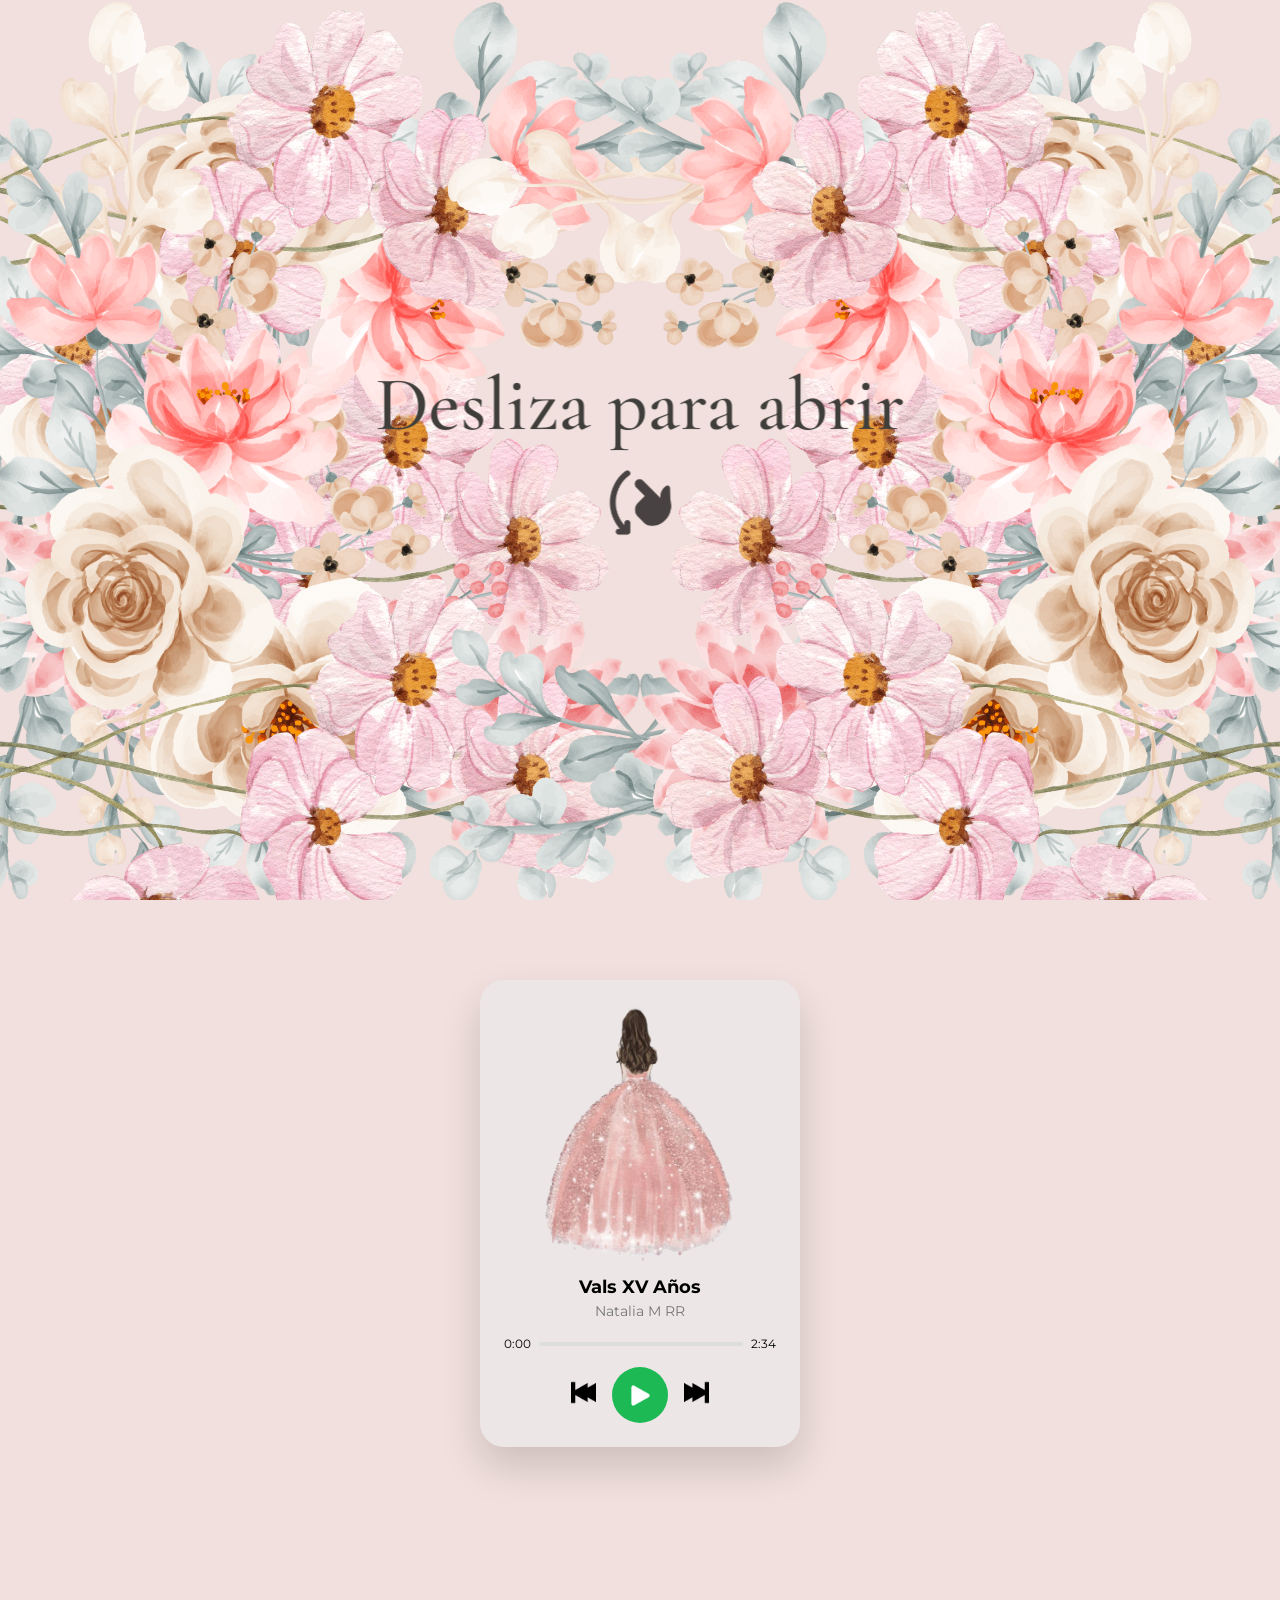
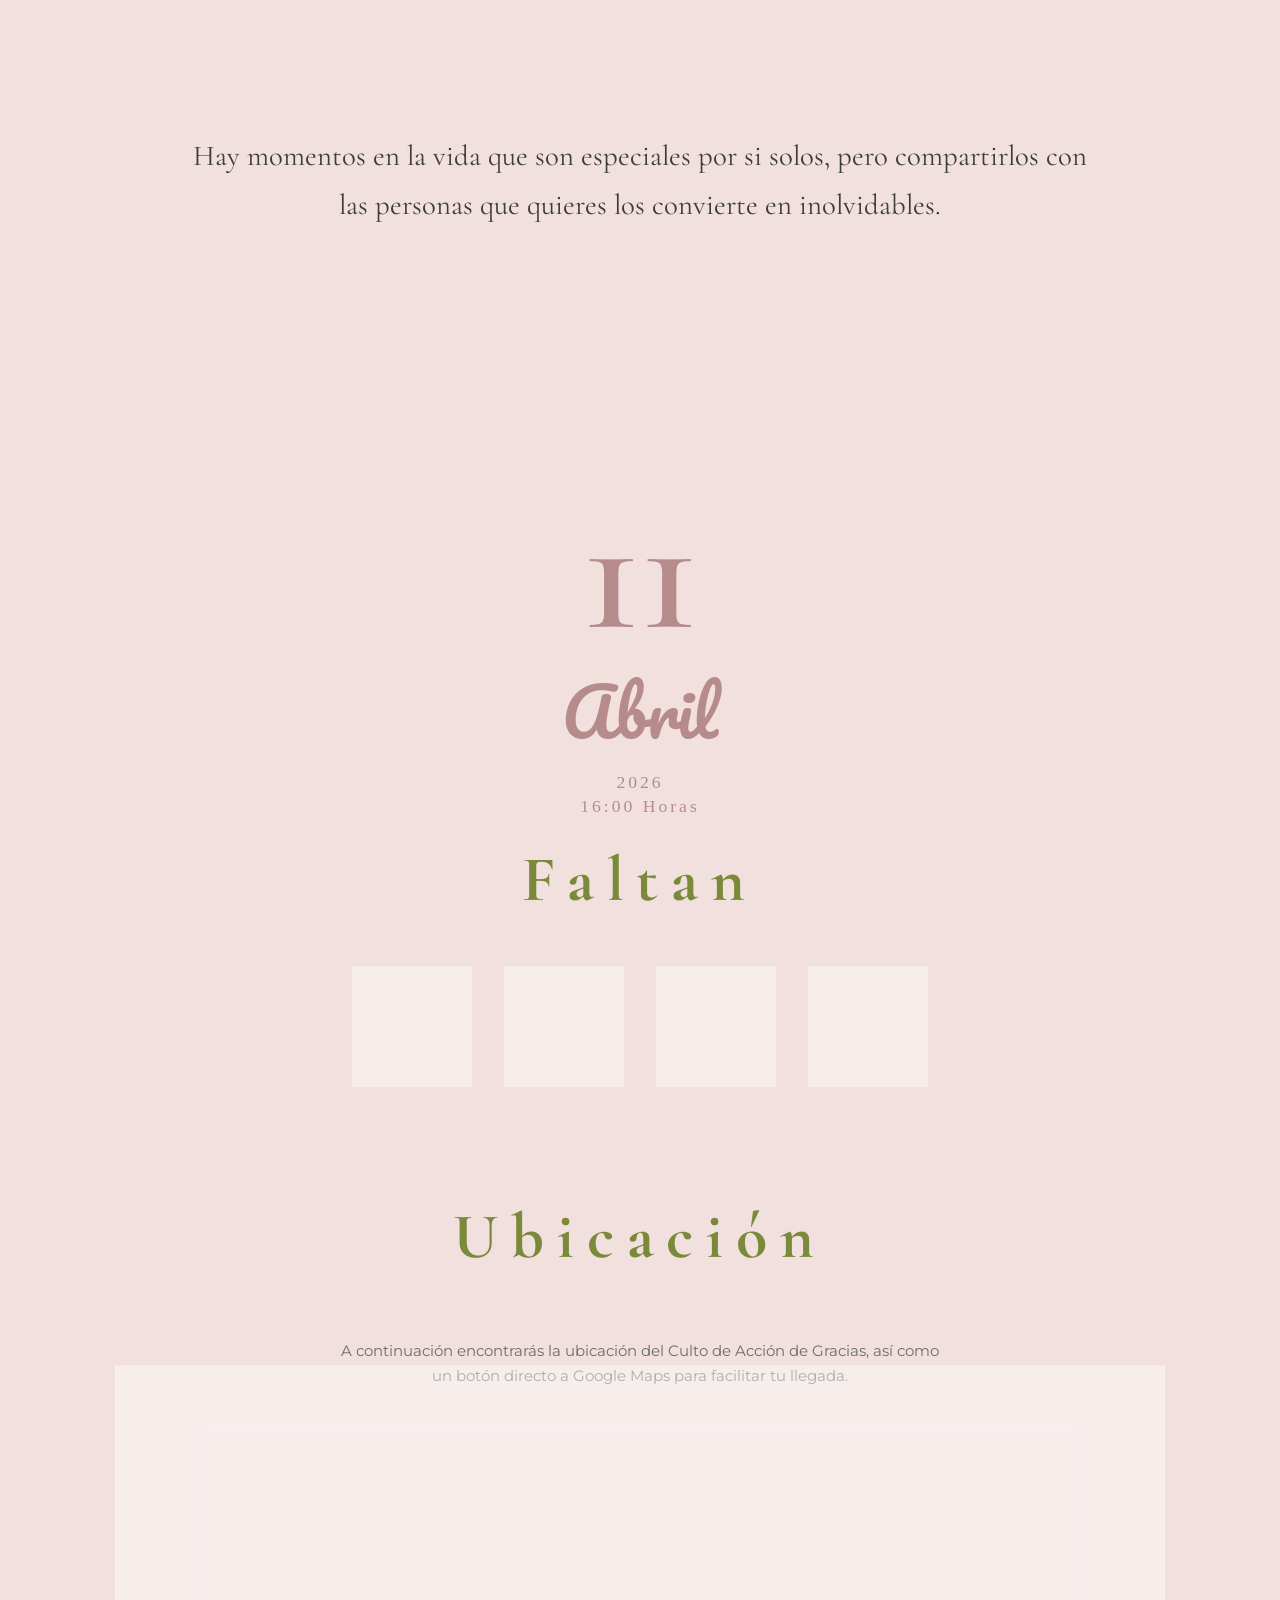
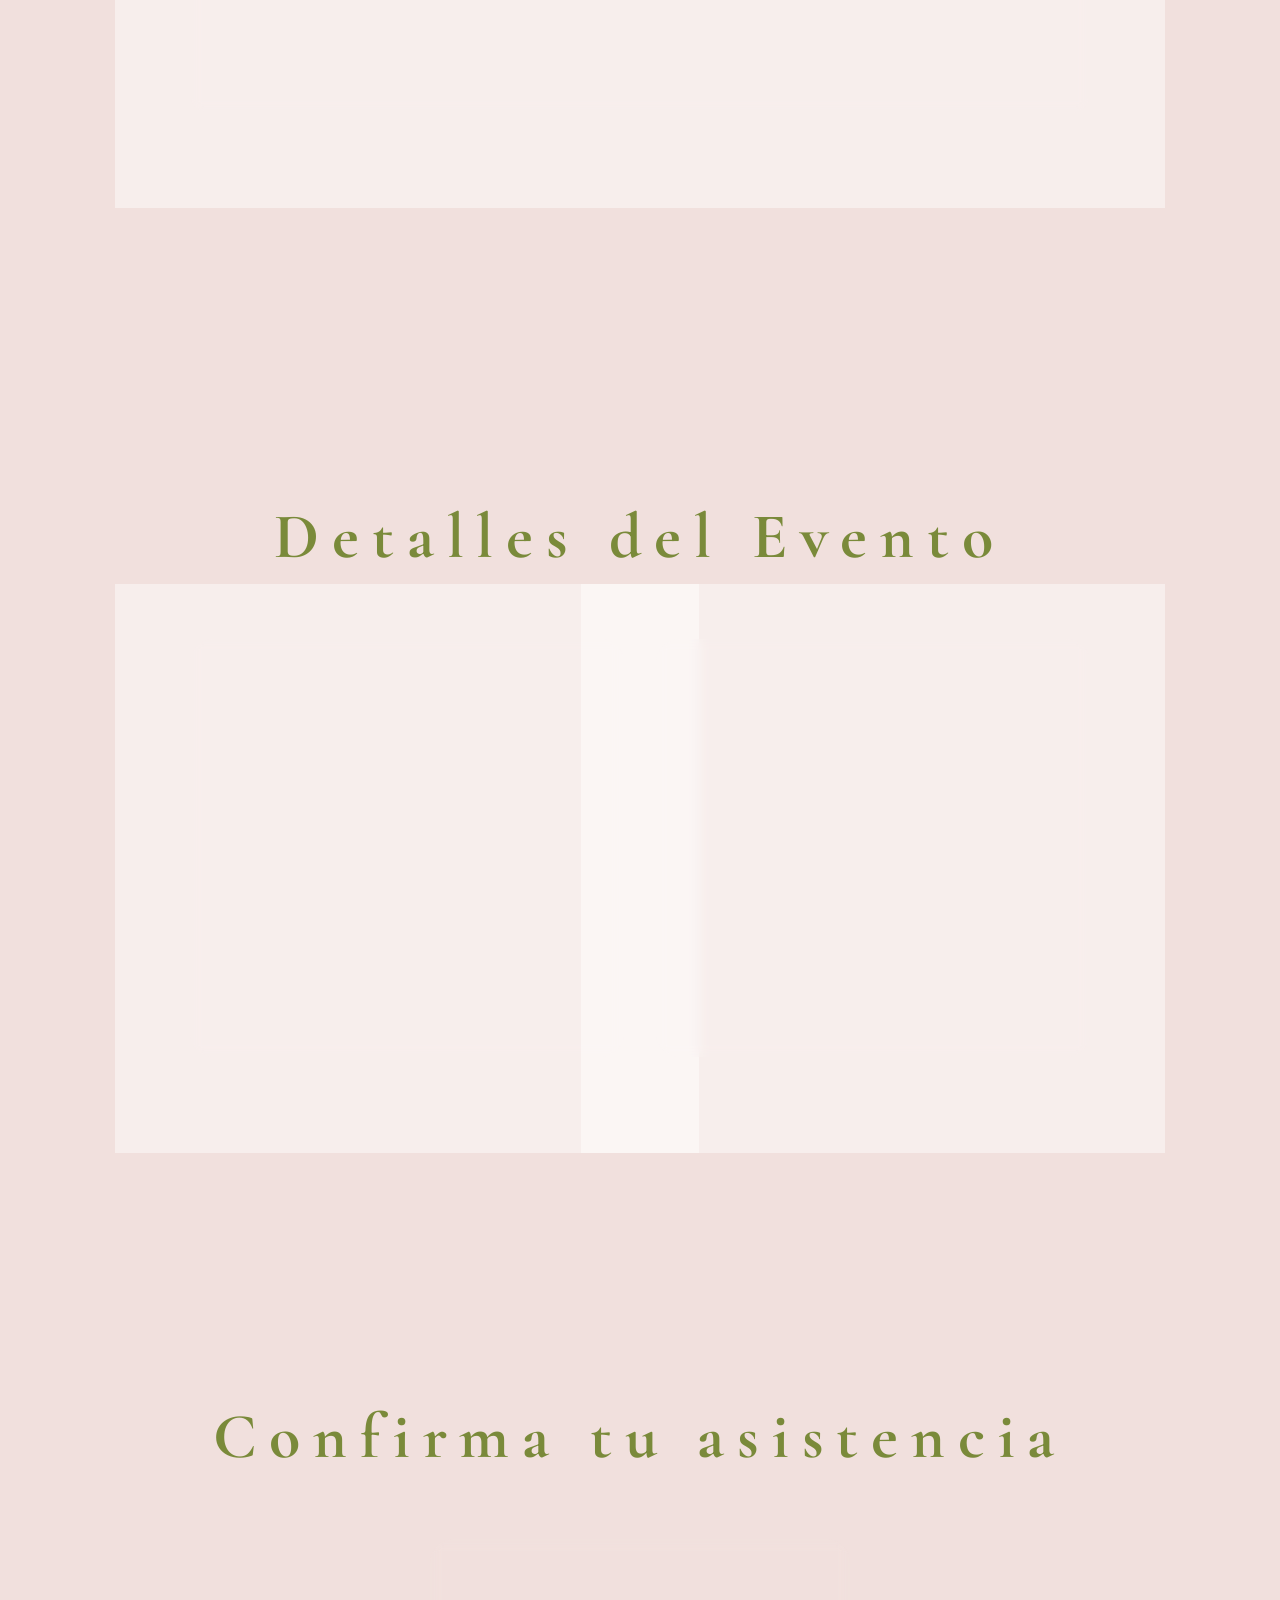
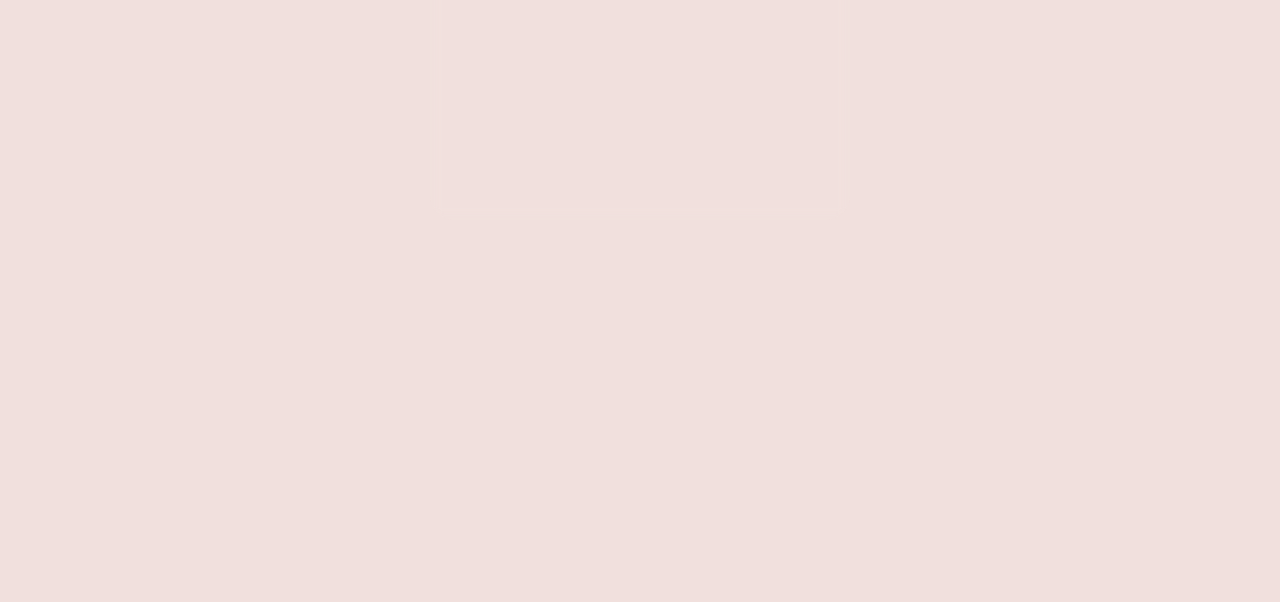
<file: index.html>
<!DOCTYPE html>
<html lang="es">

<head>
    <meta charset="UTF-8" />
    <meta name="viewport" content="width=device-width, initial-scale=1.0" />
    <meta property="og:title" content="Invitación XV Años Natalia 💚">
    <meta property="og:description" content="Acompáñanos a celebrar mis XV años. Confirma tu asistencia aquí ✨">
    <meta property="og:image" content="https://gonther23.github.io/Invitacion/assets/preview.jpg">
    <meta property="og:url" content="https://gonther23.github.io/Invitacion/index.html">
    <meta property="og:type" content="website">


    <title>Mis XV Años</title>

    <!-- Google Fonts -->
    <link rel="preconnect" href="https://fonts.googleapis.com">
    <link rel="preconnect" href="https://fonts.gstatic.com" crossorigin>
    <link
        href="https://fonts.googleapis.com/css2?family=Cormorant+Garamond:ital,wght@0,400;0,500;0,600;1,400;1,500&family=Montserrat:wght@300;400;500;600&display=swap"
        rel="stylesheet">
    <link href="https://fonts.googleapis.com/css2?family=Pacifico&display=swap" rel="stylesheet">
    <link rel="stylesheet" href="styles.css">
</head>

<body>


    <!-- HERO -->
    <section class="hero">
        <div class="flower flower-left"></div>
        <div class="flower flower-right"></div>

        <div class="hero-text">
            <h1>Desliza para abrir</h1>
            <img src="assets/hand.png" alt="">
        </div>
    </section>

    <!-- SPOTIFY CARD -->
    <section class="spotify-card">
        <div class="spotify-cover">
            <img src="assets/CaratulaSpoty.png" alt="Vestido XV">
        </div>

        <div class="spotify-info">
            <h3>Vals XV Años</h3>
            <p>Natalia M RR</p>
        </div>

        <div class="spotify-progress">
            <span id="currentTime">0:00</span>
            <div class="bar">
                <div class="bar-fill" id="progressBar"></div>
            </div>
            <span id="duration">0:00</span>
        </div>


        <div class="spotify-controls">
            <button type="button">
                <img src="/assets/back.png" alt="">
            </button>

            <button id="playBtn" class="play" type="button">
                <img id="playIcon" src="assets/boton-de-play.png" alt="Play">
            </button>

            <button type="button"><img src="/assets/saltar.png" alt=""></button>
        </div>
    </section>

    <section class="parents-section">
        <div class="parents-container">
            <!--
            <h2>Con amor, tus padres</h2>
            -->
            <p class="parents-text">
                Hay momentos en la vida que son especiales por si solos, pero compartirlos con las personas que quieres
                los convierte en inolvidables.
            </p>
            <!--
            <div class="parents-sign">
                <span>Con todo nuestro amor</span>
                <strong>Mamá y Papá</strong>
            </div>
-->
        </div>
    </section>


    <!--Timer -->
    <section class="countdown-section">
        <div class="event-date">
            <span class="day">11</span>
            <span class="month">Abril</span>
            <span class="year">2026</span>
            <span class="time">16:00 Horas</span>
        </div>
        <h2>Faltan</h2>

        <div class="countdown">
            <div class="time-box">
                <span id="days">00</span>
                <small>Días</small>
            </div>
            <div class="time-box">
                <span id="hours">00</span>
                <small>Horas</small>
            </div>
            <div class="time-box">
                <span id="minutes">00</span>
                <small>Minutos</small>
            </div>
            <div class="time-box">
                <span id="seconds">00</span>
                <small>Segundos</small>
            </div>
        </div>
    </section>



    <section class="location-section">
        <h2>Ubicación</h2>

        <p class="location-description">
            A continuación encontrarás la ubicación del Culto de Acción de Gracias,
            así como un botón directo a Google Maps para facilitar tu llegada.
        </p>

        <div class="location-card">
            <div class="map-container">
                <!-- Google Maps Embed -->
                <iframe src="https://www.google.com/maps?q=17.865524954744586, -92.9316144738265&output=embed"
                    loading="lazy" referrerpolicy="no-referrer-when-downgrade"></iframe>
            </div>

            <div class="location-info">
                <h3>Culto de Accion de Gracias</h3>
                <p>INP Jesus El Pan de Vida</p>
                <span>Direccion Av. Las Mercedes esquina Armenia Fracc. “Las Mercedes”, Villahermosa, Tabasco</span>

                <a href="https://www.google.com/maps?q=17.865524954744586, -92.9316144738265" target="_blank"
                    class="map-btn">
                    Abrir en Google Maps
                </a>
            </div>
        </div>
    </section>


    <section class="details-section">

        <h2>Detalles del Evento</h2>

        <div class="details-cards">

            <!-- Vestimenta -->
            <div class="detail-card">
                <img src="assets/formal.svg" alt="Código de vestimenta">
                <h3>Código de Vestimenta</h3>
                <p class="highlight">Formal</p>
                <p class="note">
                    Te agradecemos evitar los siguientes colores
                </p>

                <div class="color-dots">
                    <span style="background:#8B5E3C"></span>
                    <span style="background:#F2C94C"></span>
                    <span style="background:#A3B18A"></span>
                </div>
            </div>

            <!-- Regalos -->
            <div class="detail-card">
                <img src="assets/tarjeta-de-regalo.png" alt="Regalos">
                <h3>Lluvia de Sobres</h3>
                <p class="note">
                    Tu presencia es mi mejor regalo, pero si deseas contribuir
                    con un detalle especial, una lluvia de sobres será muy bien
                    recibida con cariño y gratitud.
                </p>
            </div>

        </div>
    </section>




    <section class="rsvp-section">
        <h2>Confirma tu asistencia</h2>

        <div class="rsvp-card">
            <!-- FORM OCULTO NETLIFY -->
            <!-- FORM OCULTO FORMSPREE -->
            <form id="rsvpForm" name="rsvp" action="https://formspree.io/f/mykkkzjd" method="POST" hidden>

                <input type="hidden" name="invitado" id="invitado">
                <input type="hidden" name="respuesta" id="respuesta">
                <input type="hidden" name="personas" id="personas">
            </form>

            <div class="rsvp-buttons">
                <button id="btn-si" type="button">
                    Confirmar asistencia
                </button>

                <button id="btn-menos" type="button">
                    Asistiré con menos personas
                </button>

                <!-- SELECT -->
                <div class="rsvp-select" id="selectBox">
                    <p>¿Cuántas personas asistirán?</p>
                    <select id="selectPersonas"></select>
                    <button id="btn-confirmar-menor" type="button">
                        Confirmar
                    </button>
                </div>

                <button id="btn-no" type="button">
                    No asistiré
                </button>

                <p class="rsvp-thanks" id="thanksMsg">
                    Gracias, tu respuesta ha sido registrada 💚
                </p>
                <p class="rsvp-locked" id="lockedMsg">
                    Esta invitación ya fue respondida 💌
                    ¡Gracias por confirmarnos!
                </p>

            </div>
        </div>
    </section>
    <audio id="bgMusic" preload="auto">
        <source src="assets/music/La Valse de LAmour.mp3" type="audio/mp3">
    </audio>

    <script src="main.js" defer>
    </script>

</body>


</html>
</file>
<file: styles.css>
/* RESET */
* {
  margin: 0;
  padding: 0;
  box-sizing: border-box;
}
html,
body {
  overflow-x: hidden;
}
body {
  min-height: 200vh;
  background-color: #f1e0dd;
}

/* =========================
   HERO
========================= */
.hero {
  position: relative;
  width: 100%;
  height: 100vh;
  overflow: hidden;
}

/* TEXTO HERO */
.hero-text {
  position: fixed;
  top: 50%;
  left: 50%;
  transform: translate(-50%, -50%);
  text-align: center;

  color: #3f3e3b;
  z-index: 10;

  animation: floatText 2s ease-in-out infinite;
  will-change: transform, opacity;
  transition: opacity 0.6s ease, transform 0.6s ease;
}

.hero-text h1 {
  font-family: "Cormorant Garamond", serif;
  font-size: clamp(3rem, 6vw, 6rem);
  font-weight: 500;
}

.hero-text p {
  font-family: "Montserrat", sans-serif;
  letter-spacing: 0.25em;
  margin-top: 0.5rem;
}

.hero-text img {
  height: 70px;
  margin-top: 1rem;
  transform: rotate(-90deg);
  opacity: 0.7;
}
.hero-text.hide {
  opacity: 0;
  transform: translate(-50%, -60%);
  pointer-events: none;
}

/* ANIMACIÓN FLOTANTE */
@keyframes floatText {
  0% {
    transform: translate(-50%, -52%);
  }
  50% {
    transform: translate(-50%, -48%);
  }
  100% {
    transform: translate(-50%, -52%);
  }
}

/* =========================
   FLORES
========================= */
.flower {
  position: fixed;
  top: 0;
  height: 100vh;
  width: 65%;

  background-repeat: no-repeat;
  background-size: cover;
}

.flower-left {
  left: 0;
  background-image: url("assets/flowers-left1.png");
  background-position: right center;
}

.flower-right {
  right: 0;
  background-image: url("assets/flowers-right1.png");
  background-position: left center;
}

/* RESPONSIVE FLORES */
@media (max-width: 768px) {
  .flower {
    width: 90%;
  }
}

@media (max-width: 480px) {
  .flower {
    width: 120%;
  }
}

/* =========================
   COUNTDOWN
========================= */
.countdown-section {
  min-height: 30vh;
  padding: 1rem 1rem;

  display: flex;
  flex-direction: column;
  justify-content: center;
  align-items: center;

  background-color: #f1e0dd;
  text-align: center;
}

.countdown-section h2 {
  font-family: "Cormorant Garamond", serif;
  font-size: clamp(2.5rem, 5vw, 4rem);
  margin-bottom: 3rem;
  color: #7a8a3a;
  letter-spacing: 0.2em;
}

/* CONTENEDOR */
.countdown {
  display: flex;
  gap: 2rem;
  flex-wrap: wrap;
  justify-content: center;
}

/* CAJA */
.time-box {
  width: 120px;
  height: 120px;

  border: 1px solid rgba(0, 0, 0, 0.15);
  border-radius: 50%;

  display: flex;
  flex-direction: column;
  justify-content: center;
  align-items: center;

  background: rgba(255, 255, 255, 0.4);
  backdrop-filter: blur(4px);
}

/* NÚMERO */
.time-box span {
  font-family: "Cormorant Garamond", serif;
  font-size: 2.5rem;
  font-weight: 500;
  color: #3d3d3d;
}

/* TEXTO */
.time-box small {
  font-family: "Montserrat", sans-serif;
  font-size: 0.75rem;
  letter-spacing: 0.2em;
  text-transform: uppercase;
  margin-top: 0.3rem;
  color: #555;
}

/* RESPONSIVE */
@media (max-width: 480px) {
  .time-box {
    width: 90px;
    height: 90px;
  }

  .time-box span {
    font-size: 1.8rem;
  }
}

/* =========================
   PALABRAS DE LOS PADRES
========================= */
.parents-section {
  min-height: 60vh;
  padding: 2rem 1.5rem;

  display: flex;
  justify-content: center;
  align-items: center;

  background-color: #f1e0dd;
}

.parents-container {
  max-width: 900px;
  text-align: center;
  transform: translateY(40px);
  transition: opacity 1s ease, transform 1s ease;
}
.parents-container.show {
  opacity: 1;
  transform: translateY(0);
}
/* TÍTULO */
.parents-container h2 {
  font-family: "Cormorant Garamond", serif;
  font-size: clamp(2.8rem, 6vw, 4.2rem);
  font-weight: 500;
  margin-bottom: 3rem;

  color: #7a8a3a;
  letter-spacing: 0.15em;
}

/* TEXTO */
.parents-text {
  font-family: "Cormorant Garamond", serif;
  font-size: clamp(1.8rem, 2.5vw, 1.8rem);
  line-height: 1.7;
  margin-bottom: 2rem;

  color: #3d3d3d;
}

/* FIRMA */
.parents-sign {
  margin-top: 3rem;
  display: flex;
  flex-direction: column;
  gap: 0.5rem;
}

.parents-sign span {
  font-family: "Montserrat", sans-serif;
  font-size: 0.85rem;
  letter-spacing: 0.3em;
  text-transform: uppercase;
  color: #6a6a6a;
}

.parents-sign strong {
  font-family: "Cormorant Garamond", serif;
  font-size: 1.6rem;
  font-weight: 500;
  color: #3d3d3d;
}

/* RESPONSIVE */
@media (max-width: 480px) {
  .parents-section {
    padding: 4rem 1rem;
  }
}



/*=======Mapa=======*/

/* =========================
   UBICACIÓN
========================= */
.location-section {
  min-height: 100vh;
  padding: 6rem 1.5rem;
  background-color: #f1e0dd;
  text-align: center;
}

.location-section h2 {
  font-family: "Cormorant Garamond", serif;
  font-size: clamp(2.5rem, 5vw, 4rem);
  letter-spacing: 0.2em;
  color: #7a8a3a;
  margin-bottom: 4rem;
}

/* TARJETA */
.location-card {
  max-width: 900px;
  margin: auto;
  background: rgba(255, 255, 255, 0.45);
  backdrop-filter: blur(6px);
  border-radius: 20px;
  overflow: hidden;

  display: grid;
  grid-template-columns: 1fr 1fr;
  box-shadow: 0 20px 50px rgba(0, 0, 0, 0.15);
}

/* MAPA */
.map-container {
  width: 100%;
  height: 100%;
}

.map-container iframe {
  width: 100%;
  height: 100%;
  border: none;
  filter: grayscale(0.15);
}

/* INFO */
.location-info {
  padding: 3rem 2rem;
  text-align: left;
}

.location-info h3 {
  font-family: "Cormorant Garamond", serif;
  font-size: 2.2rem;
  margin-bottom: 1rem;
  color: #3d3d3d;
}

.location-info p {
  font-family: "Montserrat", sans-serif;
  font-size: 1rem;
  letter-spacing: 0.15em;
  margin-bottom: 0.5rem;
  color: #555;
}

.location-info span {
  display: block;
  font-family: "Montserrat", sans-serif;
  font-size: 0.9rem;
  margin-bottom: 2rem;
  color: #6a6a6a;
}

/* BOTÓN */
.map-btn {
  display: inline-block;
  padding: 0.8rem 2rem;
  border: 1px solid #7a8a3a;
  border-radius: 40px;
  font-family: "Montserrat", sans-serif;
  letter-spacing: 0.2em;
  font-size: 0.75rem;
  text-decoration: none;
  color: #7a8a3a;
  transition: all 0.3s ease;
}

.map-btn:hover {
  background-color: #7a8a3a;
  color: #fff;
}

/* RESPONSIVE */
@media (max-width: 768px) {
  .location-card {
    grid-template-columns: 1fr;
  }

  .map-container {
    height: 280px;
  }

  .location-info {
    text-align: center;
  }
}


/* =========================
   RSVP CARD
========================= */

.rsvp-section {
  min-height: 100vh;
  padding: 6rem 1.5rem;
  background-color: #f1e0dd;
  text-align: center;
}

.rsvp-section h2 {
  font-family: "Cormorant Garamond", serif;
  font-size: clamp(2.5rem, 5vw, 4rem);
  letter-spacing: 0.2em;
  color: #7a8a3a;
  margin-bottom: 4rem;
}

.rsvp-card {
  max-width: 420px;
  margin: auto;
  padding: 3rem 2rem;

  background: rgba(255, 255, 255, 0.45);
  backdrop-filter: blur(6px);
  border-radius: 24px;

  box-shadow: 0 20px 50px rgba(0, 0, 0, 0.15);
}

/* =========================
   BOTONES RSVP
========================= */

.rsvp-buttons {
  display: flex;
  flex-direction: column;
  gap: 1.2rem;
}

.rsvp-buttons button,
#btn-confirmar-menor {
  background: transparent;
  border: 1.5px solid #7a8a3a;
  color: #7a8a3a;

  padding: 1rem;
  border-radius: 40px;

  font-family: "Montserrat", sans-serif;
  letter-spacing: 0.2em;
  text-transform: uppercase;
  font-size: 0.75rem;

  cursor: pointer;
  transition: all 0.3s ease;
}

.rsvp-buttons button:hover,
#btn-confirmar-menor:hover {
  background-color: #7a8a3a;
  color: #fff;
}

/* BOTÓN ACTIVO */
#btn-menos.active {
  background-color: #7a8a3a;
  color: #fff;
}

/* OCULTAR BOTONES CUANDO SE ABRE SELECT */
.rsvp-buttons.hide-others #btn-si,
.rsvp-buttons.hide-others #btn-no {
  opacity: 0;
  max-height: 0;
  margin: 0;
  padding: 0;
  pointer-events: none;
  transition: all 0.4s ease;
}

/* =========================
   SELECT DESPLEGABLE RSVP
========================= */

.rsvp-select {
  position: relative;

  max-height: 0;
  margin-top: 0;

  overflow: hidden;
  opacity: 0;
  transform: translateY(-12px);
  pointer-events: none;

  transition:
    max-height 0.6s ease,
    opacity 0.4s ease,
    transform 0.4s ease,
    margin-top 0.4s ease;
    text-align: center;
  text-align-last: center;
    display: none;
  flex-direction: column;
  gap: 1rem;

}

.rsvp-select.show {
  max-height: 240px;
  margin-top: 1.2rem;
  display: flex;
  flex-direction: column;
  gap: 1rem;
  opacity: 1;
  transform: translateY(0);
  pointer-events: auto;
}

/* SELECT ESTILO */
.rsvp-select select {
  width: 100%;
  padding: 0.9rem 1rem;

  font-family: "Montserrat", sans-serif;
  font-size: 0.85rem;
  letter-spacing: 0.15em;
  text-transform: uppercase;

  color: #7a8a3a;
  background-color: transparent;

  border: 1.5px solid #7a8a3a;
  border-radius: 999px;

  outline: none;
  appearance: none;
  cursor: pointer;

  transition: background-color 0.3s ease;
}

.rsvp-select select:focus {
  background-color: rgba(122, 138, 58, 0.08);
}

/* FLECHA PERSONALIZADA */
.rsvp-select::after {
  content: "▾";
  position: absolute;
  right: 1.2rem;
  top: 58%;
  transform: translateY(-50%);
  pointer-events: none;

  color: #7a8a3a;
  font-size: 0.9rem;
}

.rsvp-thanks {
  display: none;
  margin-top: 2rem;
  color: #7a8a3a;
  font-family: "Cormorant Garamond", serif;
  font-size: 1rem;
}




.rsvp-locked {
  display: none;
  text-align: center;
  margin-top: 20px;
}



/*
potify caratula */
.spotify-card {
  width: 320px;
  margin: 80px auto;
  padding: 24px;
  background: #ece6e6;
  border-radius: 24px;
  box-shadow: 0 20px 40px rgba(0,0,0,0.15);
  text-align: center;
  font-family: 'Montserrat', sans-serif;
}

/* PNG sin fondo */
.spotify-cover {
  width: 100%;
  height: 260px;
  display: flex;
  align-items: center;
  justify-content: center;
}

.spotify-cover img {
  max-height: 100%;
  max-width: 100%;
  object-fit: contain;
}

/* INFO */
.spotify-info h3 {
  font-size: 18px;
  margin: 12px 0 4px;
}

.spotify-info p {
  font-size: 14px;
  color: #777;
}

/* PROGRESO */
.spotify-progress {
  display: flex;
  align-items: center;
  gap: 8px;
  font-size: 12px;
  margin: 16px 0;
}

.spotify-progress .bar {
  flex: 1;
  height: 4px;
  background: #ddd;
  border-radius: 10px;
  overflow: hidden;
}

.spotify-progress .bar-fill {
  width: 0%;
  height: 100%;
  background: #1db954;
}

/* CONTROLES */
.spotify-controls {
  display: flex;
  justify-content: center;
  align-items: center;
  gap: 16px;
}

.spotify-controls button {
  background: none;
  border: none;
  font-size: 18px;
  cursor: pointer;
}

.spotify-controls .play {
  width: 56px;
  height: 56px;
  border-radius: 50%;
  background: #1db954;
  color: #fff;
  font-size: 22px;
  display: flex;
  align-items: center;
  justify-content: center;
}

.event-date {
    text-align: center;
    margin-bottom: 1.5rem;
    color: #b58b8b;
}

.event-date .day {
    font-size: 11rem;
    font-family: 'Cormorant Garamond', serif;
    font-weight: 600;
    display: block;
    line-height: 1;
}

.event-date .month {
    font-size: 4.2rem;
    font-family: 'Pacifico', cursive; /* manuscrita */
    margin-top: -0.5rem;
    display: block;
}

.event-date .year {
    font-size: 1.1rem;
    letter-spacing: 3px;
    margin-top: 0.2rem;
    display: block;
}
.event-date .time{
    font-size: 1.1rem;
    letter-spacing: 3px;
    margin-top: 0.2rem;
    display: block;
}
.location-description {
    text-align: center;
    max-width: 600px;
    margin: 0 auto 2rem;
    font-family: 'Montserrat', sans-serif;
    font-size: 0.95rem;
    line-height: 1.6;
    color: #6b6b6b;
}

/* =========================
   DETALLES DEL EVENTO
   (Vestimenta & Regalos)
========================= */

.details-section {
  min-height: 100vh;
  padding: 6rem 1.5rem;
  background-color: #f1e0dd;
  text-align: center;
}

.details-section h2 {
  font-family: "Cormorant Garamond", serif;
  font-size: clamp(2.5rem, 5vw, 4rem);
  letter-spacing: 0.2em;
  color: #7a8a3a;
  margin-bottom: 4rem;
}

/* CONTENEDOR TARJETAS */
.details-cards {
  max-width: 900px;
  margin: auto;

  display: grid;
  grid-template-columns: repeat(auto-fit, minmax(260px, 1fr));
  gap: 2rem;
}

/* TARJETA */
.detail-card {
  background: rgba(255, 255, 255, 0.45);
  backdrop-filter: blur(6px);
  border-radius: 24px;
  padding: 3rem 2rem;

  box-shadow: 0 20px 50px rgba(0, 0, 0, 0.15);
}

/* ICONO */
.detail-card img {
  width: 145px;
  margin-bottom: 1.5rem;
  opacity: 0.9;
}

/* TÍTULO */
.detail-card h3 {
  font-family: "Cormorant Garamond", serif;
  font-size: 2rem;
  font-weight: 500;
  color: #3d3d3d;
  margin-bottom: 0.8rem;
}

/* TEXTO PRINCIPAL */
.detail-card .highlight {
  font-family: "Montserrat", sans-serif;
  font-size: 0.85rem;
  letter-spacing: 0.3em;
  text-transform: uppercase;
  color: #7a8a3a;
  margin-bottom: 1rem;
}

/* DESCRIPCIÓN */
.detail-card .note {
  font-family: "Montserrat", sans-serif;
  font-size: 0.95rem;
  line-height: 1.6;
  color: #555;
}

/* COLORES PROHIBIDOS */
.color-dots {
  display: flex;
  justify-content: center;
  gap: 0.8rem;
  margin-top: 1.2rem;
}

.color-dots span {
  width: 18px;
  height: 18px;
  border-radius: 50%;
  border: 1px solid rgba(0,0,0,0.15);
}

/* RESPONSIVE */
@media (max-width: 480px) {
  .detail-card {
    padding: 2.5rem 1.5rem;
  }

  .detail-card h3 {
    font-size: 1.7rem;
  }
}




.spotify-controls button {
  background: none;
  border: none;
  cursor: pointer;
}

.spotify-controls img {
  width: 25px;
  height: 25px;
}
</file>
